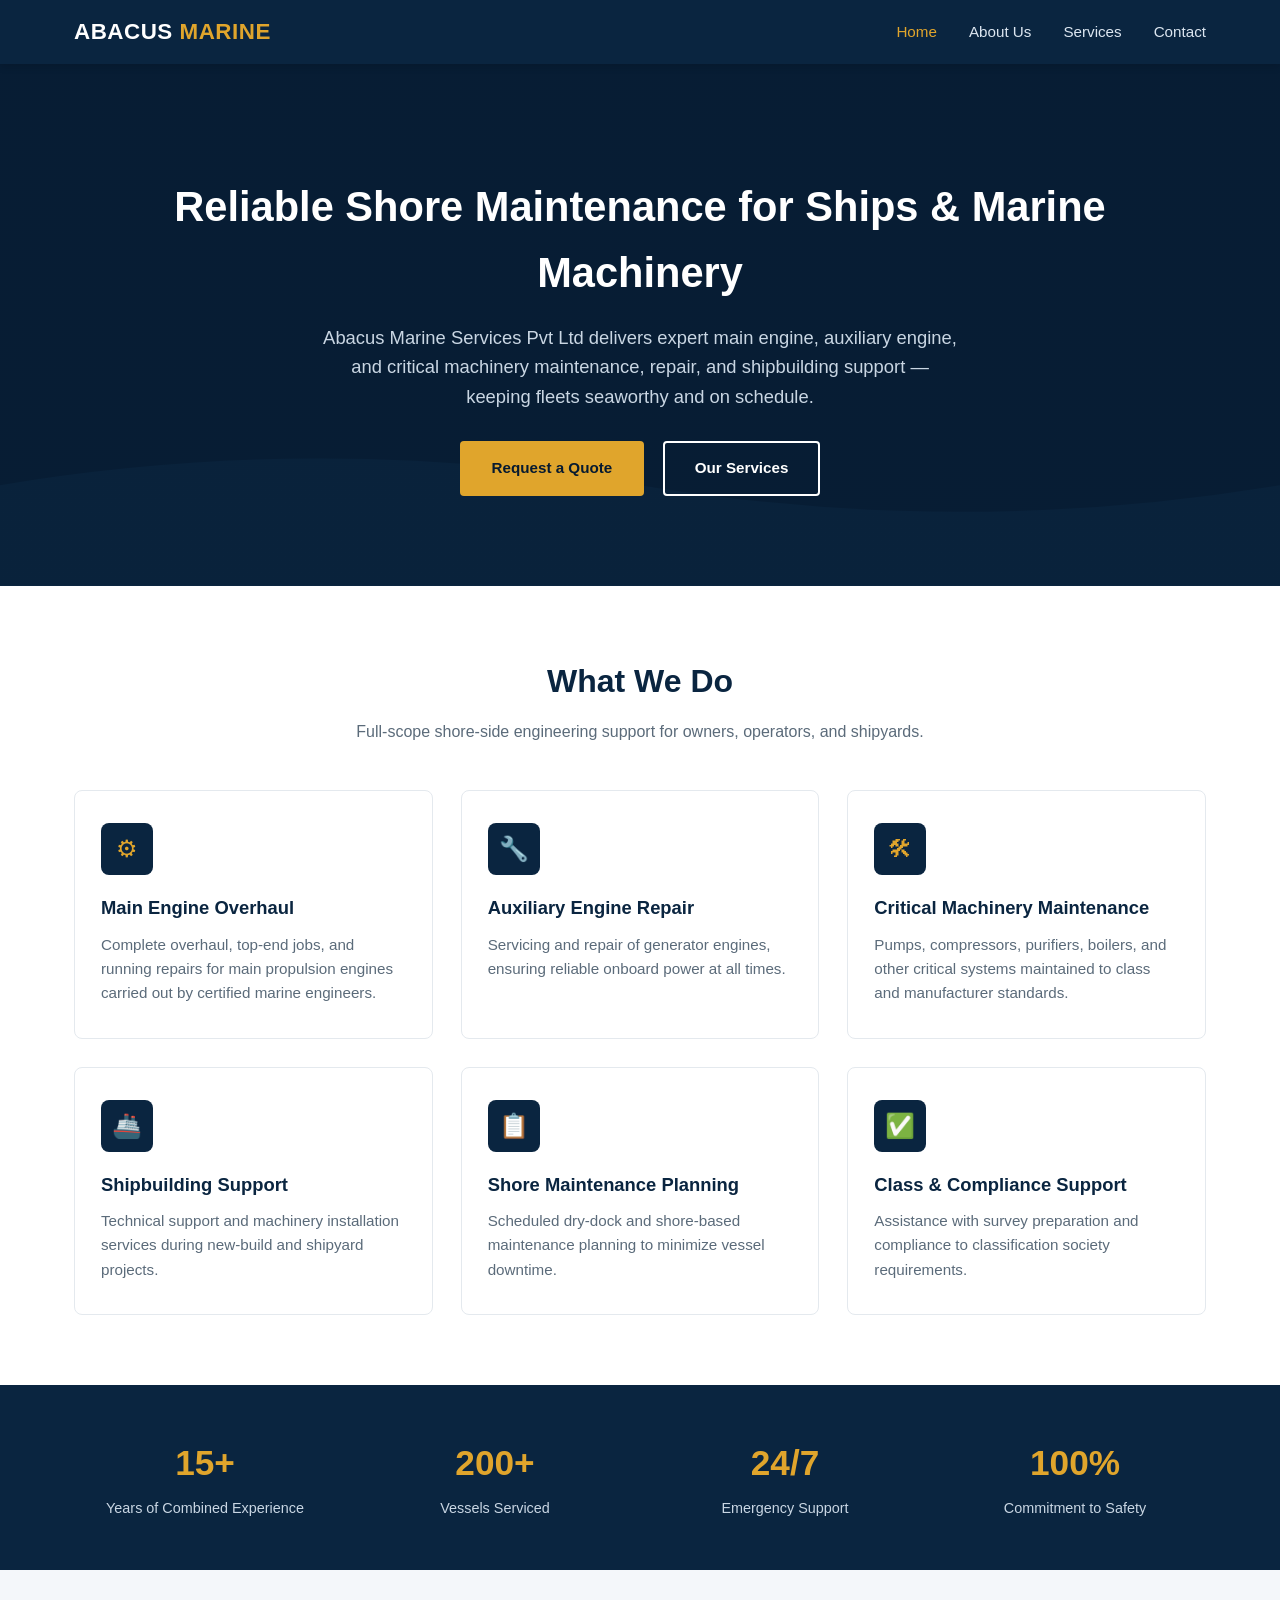
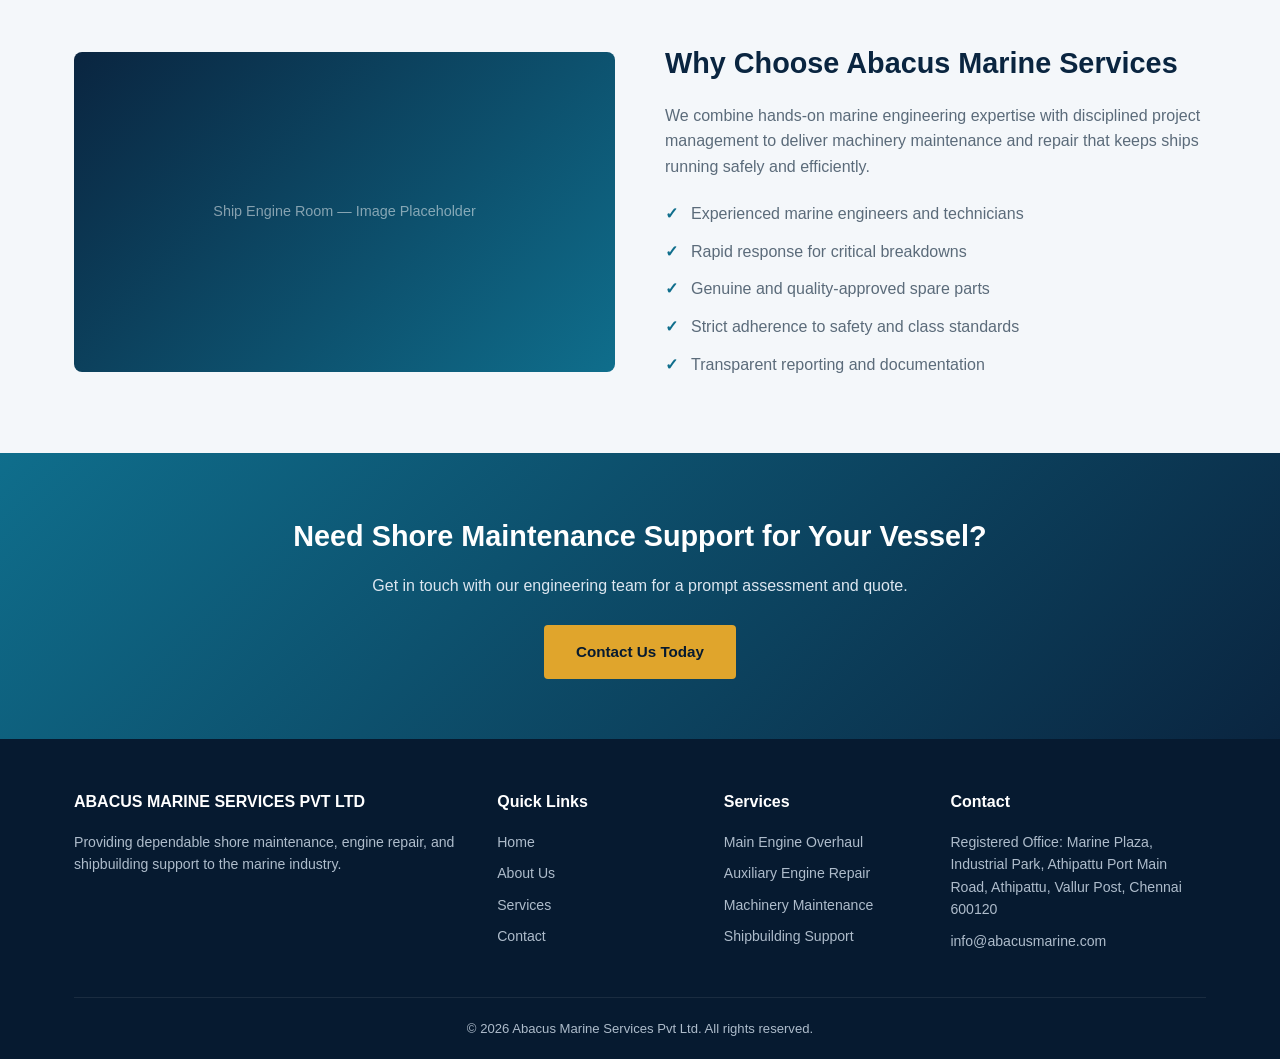
<file: index.html>
<!DOCTYPE html>
<html lang="en">
<head>
<meta charset="UTF-8">
<meta name="viewport" content="width=device-width, initial-scale=1.0">
<title>Abacus Marine Services Pvt Ltd | Shore Maintenance & Ship Repair</title>
<meta name="description" content="Abacus Marine Services Pvt Ltd provides shore maintenance for ships, main engine and auxiliary engine overhaul, critical machinery repair, and shipbuilding support.">
<link rel="stylesheet" href="css/style.css">
</head>
<body>

<header>
  <div class="navbar">
    <a href="index.html" class="logo">ABACUS <span>MARINE</span></a>
    <nav class="nav-links">
      <a href="index.html" class="active">Home</a>
      <a href="about.html">About Us</a>
      <a href="services.html">Services</a>
      <a href="contact.html">Contact</a>
    </nav>
    <button class="nav-toggle" aria-label="Toggle menu"><span></span><span></span><span></span></button>
  </div>
</header>

<section class="hero">
  <div class="container">
    <h1>Reliable Shore Maintenance for Ships & Marine Machinery</h1>
    <p>Abacus Marine Services Pvt Ltd delivers expert main engine, auxiliary engine, and critical machinery maintenance, repair, and shipbuilding support — keeping fleets seaworthy and on schedule.</p>
    <a href="contact.html" class="btn btn-primary">Request a Quote</a>
    <a href="services.html" class="btn btn-outline">Our Services</a>
  </div>
</section>

<section>
  <div class="container">
    <h2 class="section-title">What We Do</h2>
    <p class="section-sub">Full-scope shore-side engineering support for owners, operators, and shipyards.</p>
    <div class="grid">
      <div class="card">
        <div class="icon">⚙</div>
        <h3>Main Engine Overhaul</h3>
        <p>Complete overhaul, top-end jobs, and running repairs for main propulsion engines carried out by certified marine engineers.</p>
      </div>
      <div class="card">
        <div class="icon">🔧</div>
        <h3>Auxiliary Engine Repair</h3>
        <p>Servicing and repair of generator engines, ensuring reliable onboard power at all times.</p>
      </div>
      <div class="card">
        <div class="icon">🛠</div>
        <h3>Critical Machinery Maintenance</h3>
        <p>Pumps, compressors, purifiers, boilers, and other critical systems maintained to class and manufacturer standards.</p>
      </div>
      <div class="card">
        <div class="icon">🚢</div>
        <h3>Shipbuilding Support</h3>
        <p>Technical support and machinery installation services during new-build and shipyard projects.</p>
      </div>
      <div class="card">
        <div class="icon">📋</div>
        <h3>Shore Maintenance Planning</h3>
        <p>Scheduled dry-dock and shore-based maintenance planning to minimize vessel downtime.</p>
      </div>
      <div class="card">
        <div class="icon">✅</div>
        <h3>Class & Compliance Support</h3>
        <p>Assistance with survey preparation and compliance to classification society requirements.</p>
      </div>
    </div>
  </div>
</section>

<section class="stats">
  <div class="container">
    <div class="grid">
      <div><h2>15+</h2><p>Years of Combined Experience</p></div>
      <div><h2>200+</h2><p>Vessels Serviced</p></div>
      <div><h2>24/7</h2><p>Emergency Support</p></div>
      <div><h2>100%</h2><p>Commitment to Safety</p></div>
    </div>
  </div>
</section>

<section class="bg-light">
  <div class="container about-flex">
    <div class="img-box">Ship Engine Room — Image Placeholder</div>
    <div class="text">
      <h2>Why Choose Abacus Marine Services</h2>
      <p style="color:var(--gray);margin-bottom:16px;">We combine hands-on marine engineering expertise with disciplined project management to deliver machinery maintenance and repair that keeps ships running safely and efficiently.</p>
      <ul>
        <li>Experienced marine engineers and technicians</li>
        <li>Rapid response for critical breakdowns</li>
        <li>Genuine and quality-approved spare parts</li>
        <li>Strict adherence to safety and class standards</li>
        <li>Transparent reporting and documentation</li>
      </ul>
    </div>
  </div>
</section>

<section class="cta-band">
  <div class="container">
    <h2>Need Shore Maintenance Support for Your Vessel?</h2>
    <p>Get in touch with our engineering team for a prompt assessment and quote.</p>
    <a href="contact.html" class="btn btn-primary">Contact Us Today</a>
  </div>
</section>

<footer>
  <div class="container">
    <div class="footer-grid">
      <div>
        <h4>ABACUS MARINE SERVICES PVT LTD</h4>
        <p>Providing dependable shore maintenance, engine repair, and shipbuilding support to the marine industry.</p>
      </div>
      <div>
        <h4>Quick Links</h4>
        <ul>
          <li><a href="index.html">Home</a></li>
          <li><a href="about.html">About Us</a></li>
          <li><a href="services.html">Services</a></li>
          <li><a href="contact.html">Contact</a></li>
        </ul>
      </div>
      <div>
        <h4>Services</h4>
        <ul>
          <li>Main Engine Overhaul</li>
          <li>Auxiliary Engine Repair</li>
          <li>Machinery Maintenance</li>
          <li>Shipbuilding Support</li>
        </ul>
      </div>
      <div>
        <h4>Contact</h4>
        <ul>
          <li>Registered Office: Marine Plaza, Industrial Park, Athipattu Port Main Road, Athipattu, Vallur Post, Chennai 600120</li>
          <li>info@abacusmarine.com</li>
        </ul>
      </div>
    </div>
    <div class="footer-bottom">
      &copy; 2026 Abacus Marine Services Pvt Ltd. All rights reserved.
    </div>
  </div>
</footer>

<script src="js/main.js"></script>
</body>
</html>
</file>
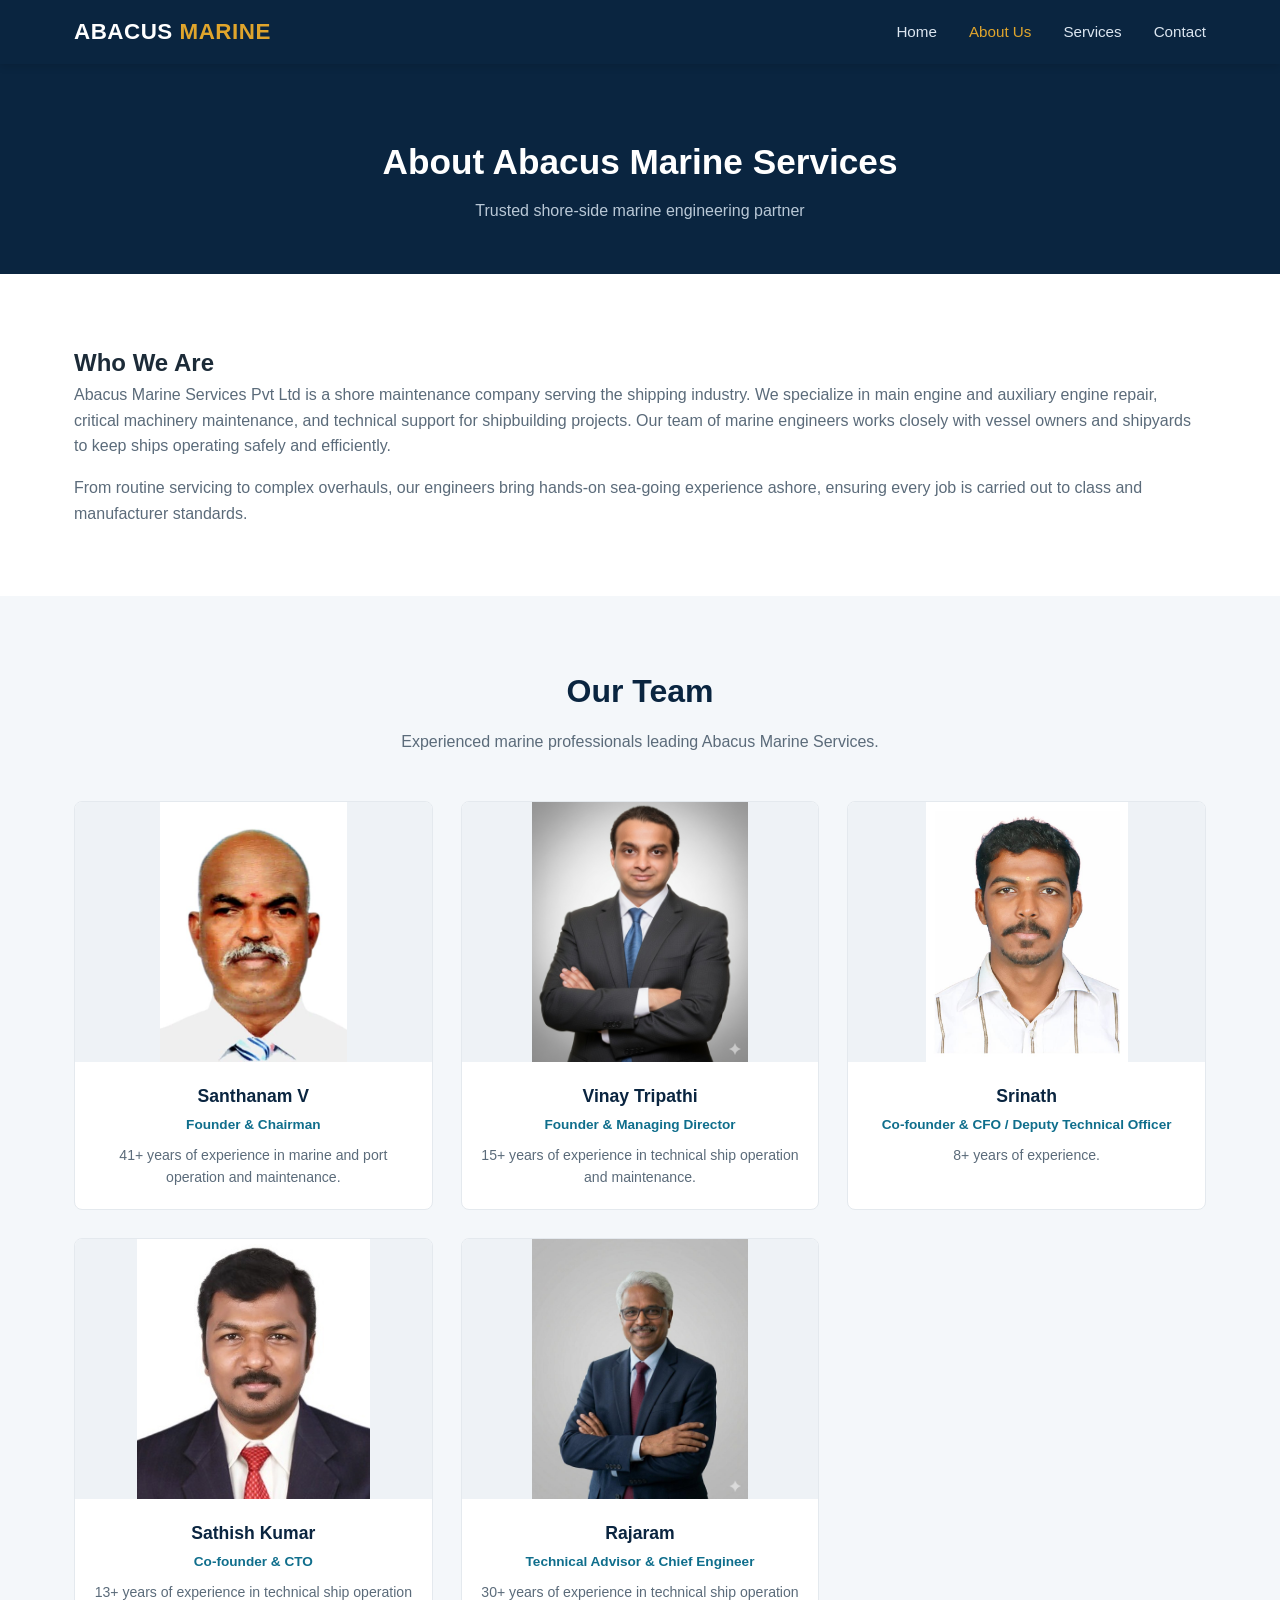
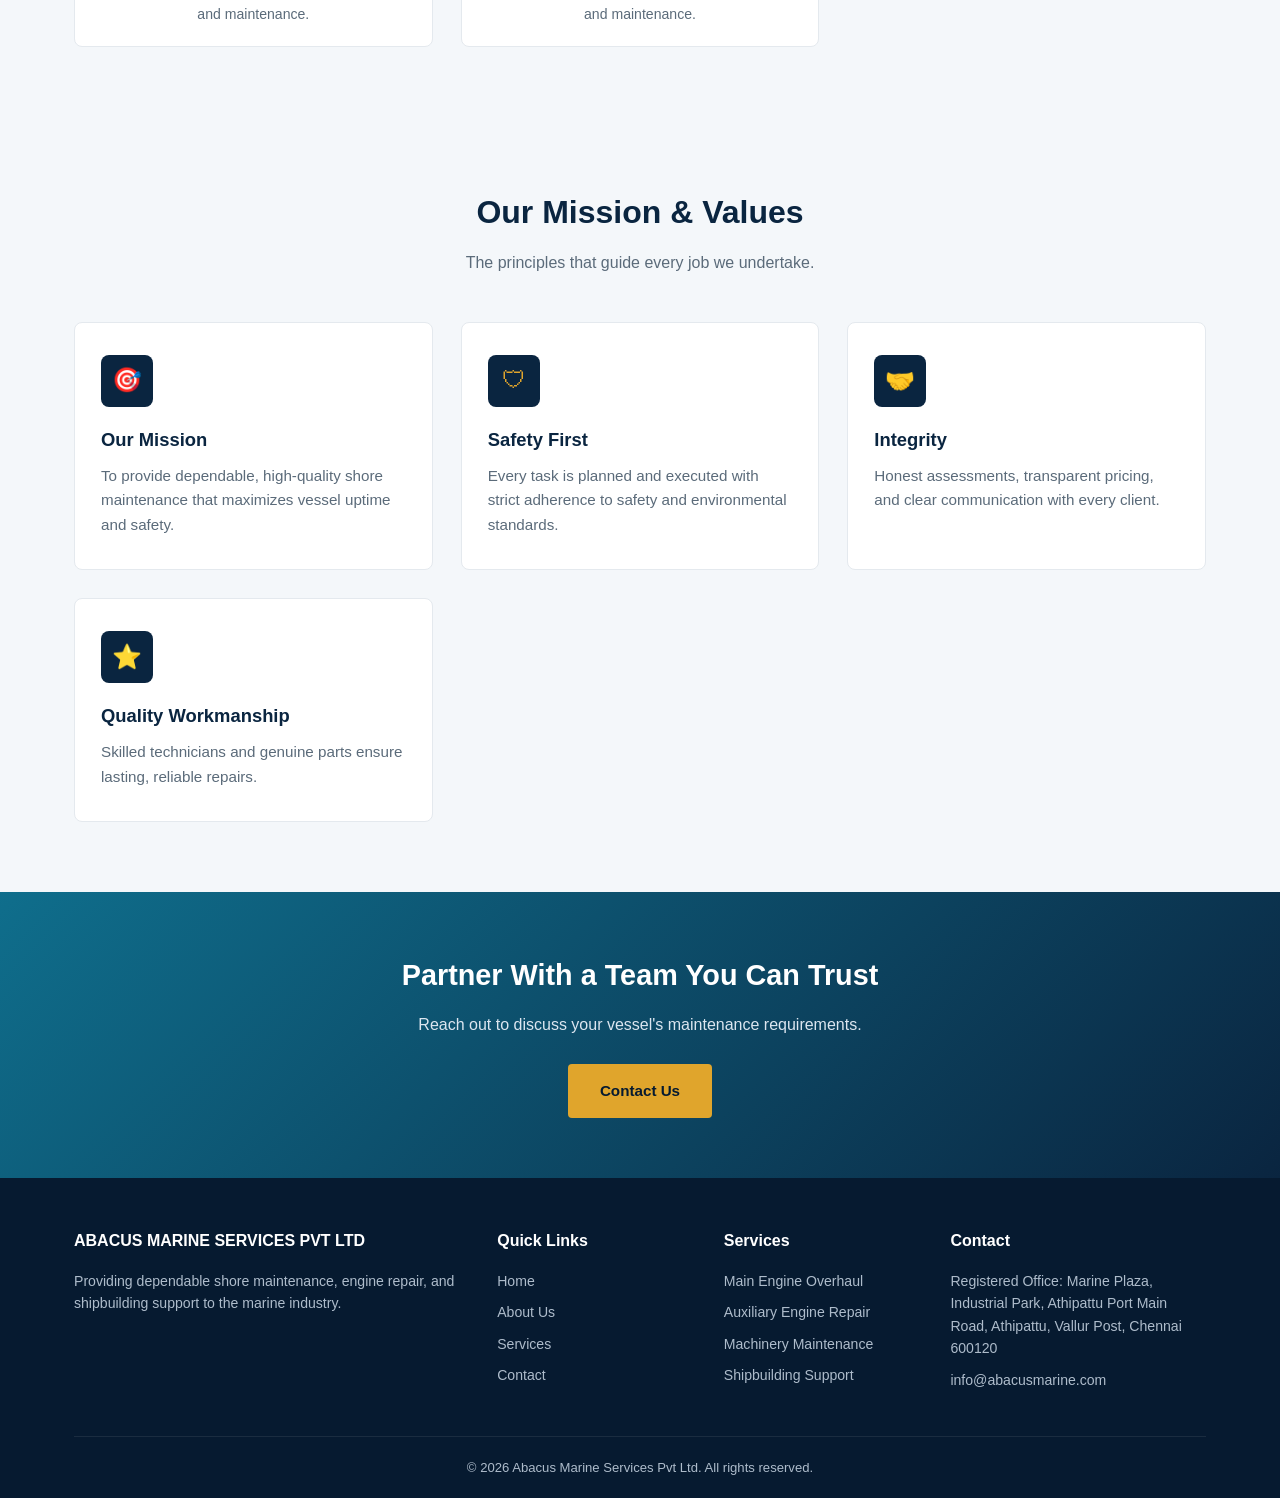
<file: about.html>
<!DOCTYPE html>
<html lang="en">
<head>
<meta charset="UTF-8">
<meta name="viewport" content="width=device-width, initial-scale=1.0">
<title>About Us | Abacus Marine Services Pvt Ltd</title>
<link rel="stylesheet" href="css/style.css">
</head>
<body>

<header>
  <div class="navbar">
    <a href="index.html" class="logo">ABACUS <span>MARINE</span></a>
    <nav class="nav-links">
      <a href="index.html">Home</a>
      <a href="about.html" class="active">About Us</a>
      <a href="services.html">Services</a>
      <a href="contact.html">Contact</a>
    </nav>
    <button class="nav-toggle" aria-label="Toggle menu"><span></span><span></span><span></span></button>
  </div>
</header>

<section class="page-banner">
  <div class="container">
    <h1>About Abacus Marine Services</h1>
    <p>Trusted shore-side marine engineering partner</p>
  </div>
</section>

<section>
  <div class="container">
    <div class="text">
      <h2>Who We Are</h2>
      <p style="color:var(--gray);margin-bottom:16px;">Abacus Marine Services Pvt Ltd is a shore maintenance company serving the shipping industry. We specialize in main engine and auxiliary engine repair, critical machinery maintenance, and technical support for shipbuilding projects. Our team of marine engineers works closely with vessel owners and shipyards to keep ships operating safely and efficiently.</p>
      <p style="color:var(--gray);">From routine servicing to complex overhauls, our engineers bring hands-on sea-going experience ashore, ensuring every job is carried out to class and manufacturer standards.</p>
    </div>
  </div>
</section>

<section class="bg-light">
  <div class="container">
    <h2 class="section-title">Our Team</h2>
    <p class="section-sub">Experienced marine professionals leading Abacus Marine Services.</p>
    <div class="grid">
      <div class="team-card">
        <img src="images/team/santhanam-v.jpeg" alt="Santhanam V">
        <div class="team-info">
          <h3>Santhanam V</h3>
          <p class="role">Founder & Chairman</p>
          <p class="exp">41+ years of experience in marine and port operation and maintenance.</p>
        </div>
      </div>
      <div class="team-card">
        <img src="images/team/vinay-tripathi.jpeg" alt="Vinay Tripathi">
        <div class="team-info">
          <h3>Vinay Tripathi</h3>
          <p class="role">Founder & Managing Director</p>
          <p class="exp">15+ years of experience in technical ship operation and maintenance.</p>
        </div>
      </div>
      <div class="team-card">
        <img src="images/team/srinath.jpeg" alt="Srinath">
        <div class="team-info">
          <h3>Srinath</h3>
          <p class="role">Co-founder & CFO / Deputy Technical Officer</p>
          <p class="exp">8+ years of experience.</p>
        </div>
      </div>
      <div class="team-card">
        <img src="images/team/sathish-kumar.jpeg" alt="Sathish Kumar">
        <div class="team-info">
          <h3>Sathish Kumar</h3>
          <p class="role">Co-founder & CTO</p>
          <p class="exp">13+ years of experience in technical ship operation and maintenance.</p>
        </div>
      </div>
      <div class="team-card">
        <img src="images/team/rajaram.jpeg" alt="Rajaram">
        <div class="team-info">
          <h3>Rajaram</h3>
          <p class="role">Technical Advisor & Chief Engineer</p>
          <p class="exp">30+ years of experience in technical ship operation and maintenance.</p>
        </div>
      </div>
    </div>
  </div>
</section>

<section class="bg-light">
  <div class="container">
    <h2 class="section-title">Our Mission & Values</h2>
    <p class="section-sub">The principles that guide every job we undertake.</p>
    <div class="grid">
      <div class="card">
        <div class="icon">🎯</div>
        <h3>Our Mission</h3>
        <p>To provide dependable, high-quality shore maintenance that maximizes vessel uptime and safety.</p>
      </div>
      <div class="card">
        <div class="icon">🛡</div>
        <h3>Safety First</h3>
        <p>Every task is planned and executed with strict adherence to safety and environmental standards.</p>
      </div>
      <div class="card">
        <div class="icon">🤝</div>
        <h3>Integrity</h3>
        <p>Honest assessments, transparent pricing, and clear communication with every client.</p>
      </div>
      <div class="card">
        <div class="icon">⭐</div>
        <h3>Quality Workmanship</h3>
        <p>Skilled technicians and genuine parts ensure lasting, reliable repairs.</p>
      </div>
    </div>
  </div>
</section>

<section class="cta-band">
  <div class="container">
    <h2>Partner With a Team You Can Trust</h2>
    <p>Reach out to discuss your vessel's maintenance requirements.</p>
    <a href="contact.html" class="btn btn-primary">Contact Us</a>
  </div>
</section>

<footer>
  <div class="container">
    <div class="footer-grid">
      <div>
        <h4>ABACUS MARINE SERVICES PVT LTD</h4>
        <p>Providing dependable shore maintenance, engine repair, and shipbuilding support to the marine industry.</p>
      </div>
      <div>
        <h4>Quick Links</h4>
        <ul>
          <li><a href="index.html">Home</a></li>
          <li><a href="about.html">About Us</a></li>
          <li><a href="services.html">Services</a></li>
          <li><a href="contact.html">Contact</a></li>
        </ul>
      </div>
      <div>
        <h4>Services</h4>
        <ul>
          <li>Main Engine Overhaul</li>
          <li>Auxiliary Engine Repair</li>
          <li>Machinery Maintenance</li>
          <li>Shipbuilding Support</li>
        </ul>
      </div>
      <div>
        <h4>Contact</h4>
        <ul>
          <li>Registered Office: Marine Plaza, Industrial Park, Athipattu Port Main Road, Athipattu, Vallur Post, Chennai 600120</li>
          <li>info@abacusmarine.com</li>
        </ul>
      </div>
    </div>
    <div class="footer-bottom">
      &copy; 2026 Abacus Marine Services Pvt Ltd. All rights reserved.
    </div>
  </div>
</footer>

<script src="js/main.js"></script>
</body>
</html>
</file>
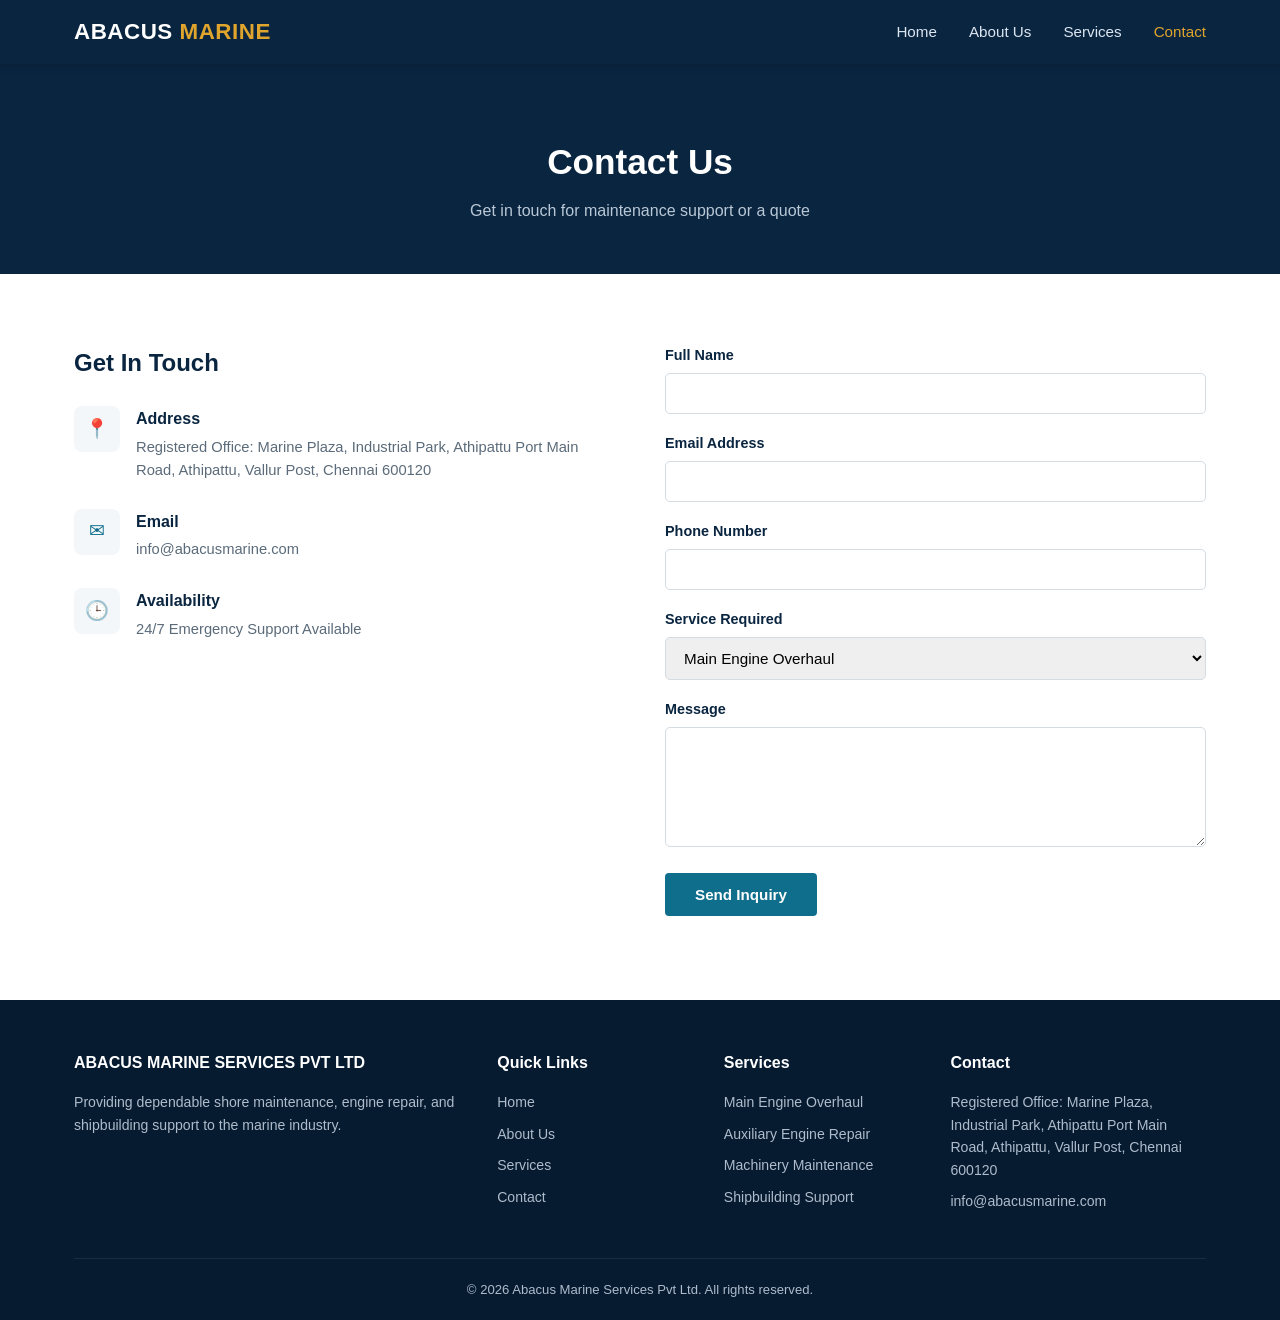
<file: contact.html>
<!DOCTYPE html>
<html lang="en">
<head>
<meta charset="UTF-8">
<meta name="viewport" content="width=device-width, initial-scale=1.0">
<title>Contact Us | Abacus Marine Services Pvt Ltd</title>
<link rel="stylesheet" href="css/style.css">
</head>
<body>

<header>
  <div class="navbar">
    <a href="index.html" class="logo">ABACUS <span>MARINE</span></a>
    <nav class="nav-links">
      <a href="index.html">Home</a>
      <a href="about.html">About Us</a>
      <a href="services.html">Services</a>
      <a href="contact.html" class="active">Contact</a>
    </nav>
    <button class="nav-toggle" aria-label="Toggle menu"><span></span><span></span><span></span></button>
  </div>
</header>

<section class="page-banner">
  <div class="container">
    <h1>Contact Us</h1>
    <p>Get in touch for maintenance support or a quote</p>
  </div>
</section>

<section>
  <div class="container contact-wrap">
    <div>
      <h2 style="color:var(--navy);margin-bottom:24px;">Get In Touch</h2>

      <div class="info-item">
        <div class="icon">📍</div>
        <div>
          <h4>Address</h4>
          <p>Registered Office: Marine Plaza, Industrial Park, Athipattu Port Main Road, Athipattu, Vallur Post, Chennai 600120</p>
        </div>
      </div>
      <div class="info-item">
        <div class="icon">✉</div>
        <div>
          <h4>Email</h4>
          <p>info@abacusmarine.com</p>
        </div>
      </div>
      <div class="info-item">
        <div class="icon">🕒</div>
        <div>
          <h4>Availability</h4>
          <p>24/7 Emergency Support Available</p>
        </div>
      </div>
    </div>

    <div>
      <form id="contact-form">
        <div class="form-group">
          <label for="name">Full Name</label>
          <input type="text" id="name" required>
        </div>
        <div class="form-group">
          <label for="email">Email Address</label>
          <input type="email" id="email" required>
        </div>
        <div class="form-group">
          <label for="phone">Phone Number</label>
          <input type="tel" id="phone">
        </div>
        <div class="form-group">
          <label for="service">Service Required</label>
          <select id="service">
            <option>Main Engine Overhaul</option>
            <option>Auxiliary Engine Repair</option>
            <option>Critical Machinery Maintenance</option>
            <option>Shipbuilding Support</option>
            <option>Other</option>
          </select>
        </div>
        <div class="form-group">
          <label for="message">Message</label>
          <textarea id="message" required></textarea>
        </div>
        <button type="submit" class="btn btn-primary" style="background:var(--teal);color:#fff;border:none;cursor:pointer;">Send Inquiry</button>
        <p id="form-note" style="margin-top:14px;font-size:.9rem;"></p>
      </form>
    </div>
  </div>
</section>

<footer>
  <div class="container">
    <div class="footer-grid">
      <div>
        <h4>ABACUS MARINE SERVICES PVT LTD</h4>
        <p>Providing dependable shore maintenance, engine repair, and shipbuilding support to the marine industry.</p>
      </div>
      <div>
        <h4>Quick Links</h4>
        <ul>
          <li><a href="index.html">Home</a></li>
          <li><a href="about.html">About Us</a></li>
          <li><a href="services.html">Services</a></li>
          <li><a href="contact.html">Contact</a></li>
        </ul>
      </div>
      <div>
        <h4>Services</h4>
        <ul>
          <li>Main Engine Overhaul</li>
          <li>Auxiliary Engine Repair</li>
          <li>Machinery Maintenance</li>
          <li>Shipbuilding Support</li>
        </ul>
      </div>
      <div>
        <h4>Contact</h4>
        <ul>
          <li>Registered Office: Marine Plaza, Industrial Park, Athipattu Port Main Road, Athipattu, Vallur Post, Chennai 600120</li>
          <li>info@abacusmarine.com</li>
        </ul>
      </div>
    </div>
    <div class="footer-bottom">
      &copy; 2026 Abacus Marine Services Pvt Ltd. All rights reserved.
    </div>
  </div>
</footer>

<script src="js/main.js"></script>
</body>
</html>
</file>
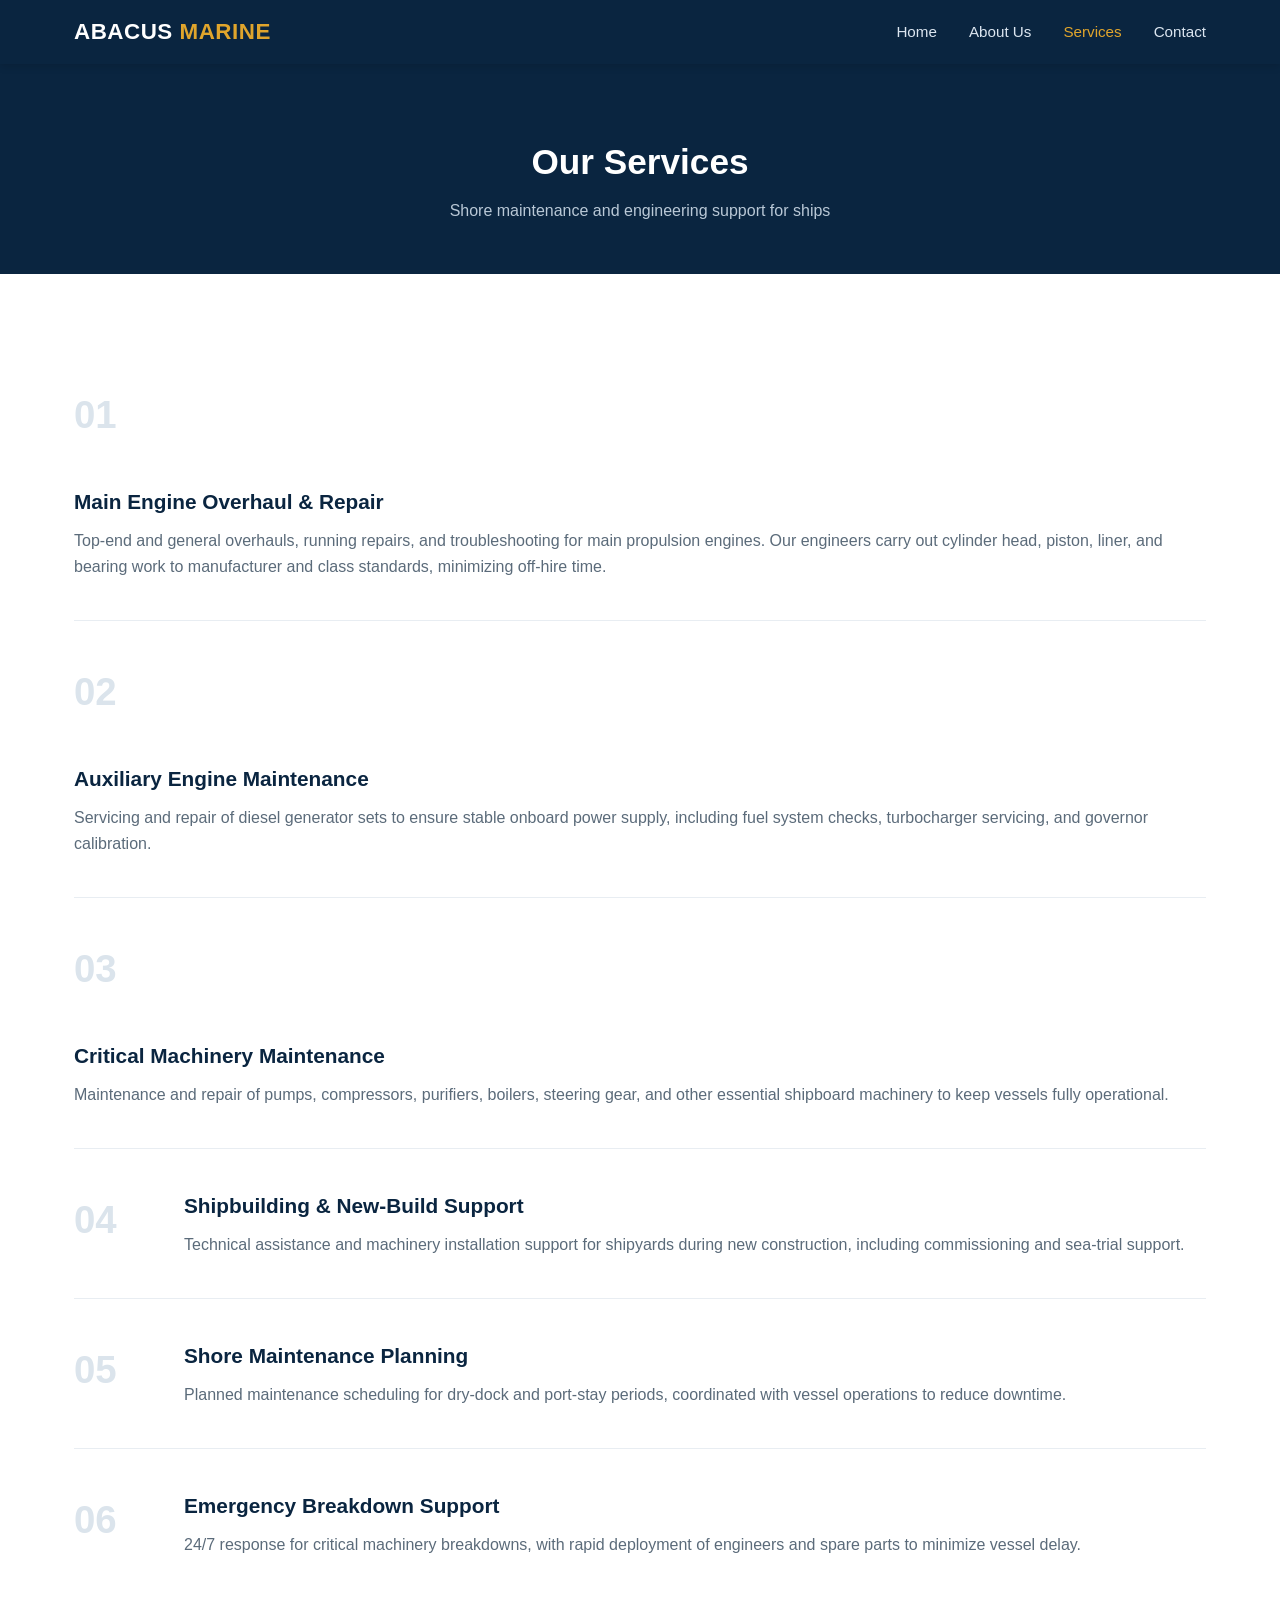
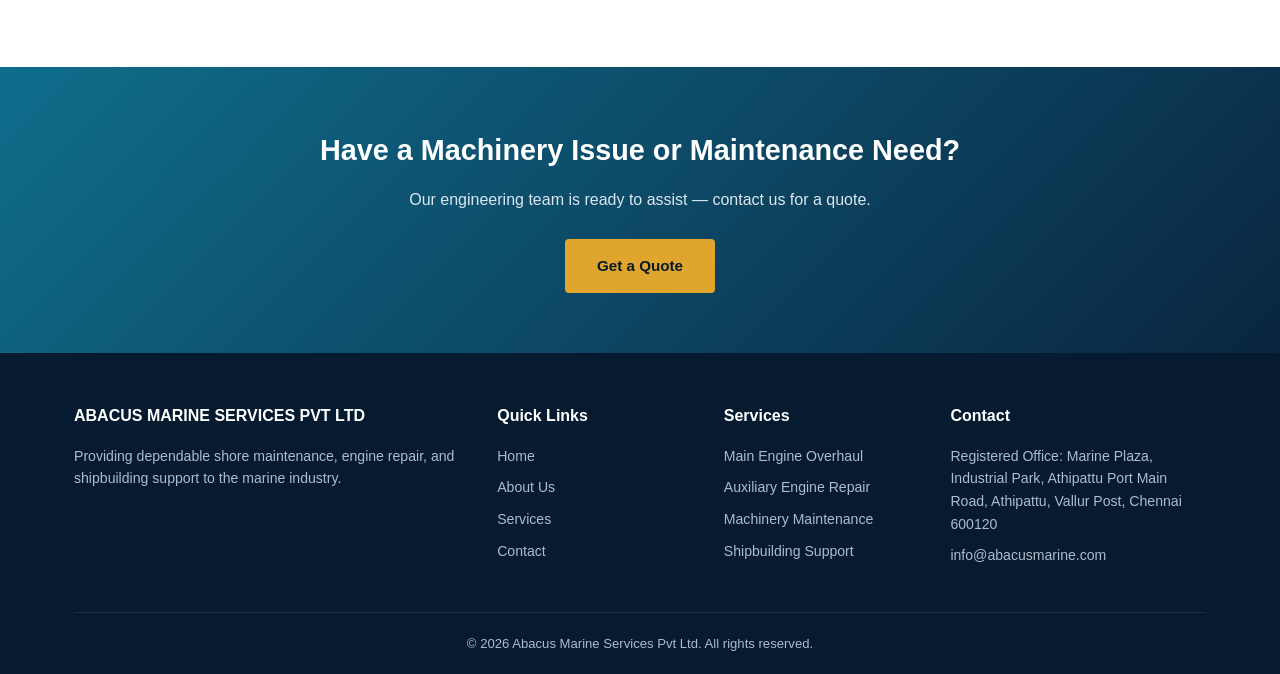
<file: services.html>
<!DOCTYPE html>
<html lang="en">
<head>
<meta charset="UTF-8">
<meta name="viewport" content="width=device-width, initial-scale=1.0">
<title>Services | Abacus Marine Services Pvt Ltd</title>
<link rel="stylesheet" href="css/style.css">
</head>
<body>

<header>
  <div class="navbar">
    <a href="index.html" class="logo">ABACUS <span>MARINE</span></a>
    <nav class="nav-links">
      <a href="index.html">Home</a>
      <a href="about.html">About Us</a>
      <a href="services.html" class="active">Services</a>
      <a href="contact.html">Contact</a>
    </nav>
    <button class="nav-toggle" aria-label="Toggle menu"><span></span><span></span><span></span></button>
  </div>
</header>

<section class="page-banner">
  <div class="container">
    <h1>Our Services</h1>
    <p>Shore maintenance and engineering support for ships</p>
  </div>
</section>

<section>
  <div class="container">
    <div class="service-detail">
      <div class="num">01</div>
      <div>
        <h3>Main Engine Overhaul & Repair</h3>
        <p>Top-end and general overhauls, running repairs, and troubleshooting for main propulsion engines. Our engineers carry out cylinder head, piston, liner, and bearing work to manufacturer and class standards, minimizing off-hire time.</p>
      </div>
    </div>
    <div class="service-detail">
      <div class="num">02</div>
      <div>
        <h3>Auxiliary Engine Maintenance</h3>
        <p>Servicing and repair of diesel generator sets to ensure stable onboard power supply, including fuel system checks, turbocharger servicing, and governor calibration.</p>
      </div>
    </div>
    <div class="service-detail">
      <div class="num">03</div>
      <div>
        <h3>Critical Machinery Maintenance</h3>
        <p>Maintenance and repair of pumps, compressors, purifiers, boilers, steering gear, and other essential shipboard machinery to keep vessels fully operational.</p>
      </div>
    </div>
    <div class="service-detail">
      <div class="num">04</div>
      <div>
        <h3>Shipbuilding & New-Build Support</h3>
        <p>Technical assistance and machinery installation support for shipyards during new construction, including commissioning and sea-trial support.</p>
      </div>
    </div>
    <div class="service-detail">
      <div class="num">05</div>
      <div>
        <h3>Shore Maintenance Planning</h3>
        <p>Planned maintenance scheduling for dry-dock and port-stay periods, coordinated with vessel operations to reduce downtime.</p>
      </div>
    </div>
    <div class="service-detail">
      <div class="num">06</div>
      <div>
        <h3>Emergency Breakdown Support</h3>
        <p>24/7 response for critical machinery breakdowns, with rapid deployment of engineers and spare parts to minimize vessel delay.</p>
      </div>
    </div>
  </div>
</section>

<section class="cta-band">
  <div class="container">
    <h2>Have a Machinery Issue or Maintenance Need?</h2>
    <p>Our engineering team is ready to assist — contact us for a quote.</p>
    <a href="contact.html" class="btn btn-primary">Get a Quote</a>
  </div>
</section>

<footer>
  <div class="container">
    <div class="footer-grid">
      <div>
        <h4>ABACUS MARINE SERVICES PVT LTD</h4>
        <p>Providing dependable shore maintenance, engine repair, and shipbuilding support to the marine industry.</p>
      </div>
      <div>
        <h4>Quick Links</h4>
        <ul>
          <li><a href="index.html">Home</a></li>
          <li><a href="about.html">About Us</a></li>
          <li><a href="services.html">Services</a></li>
          <li><a href="contact.html">Contact</a></li>
        </ul>
      </div>
      <div>
        <h4>Services</h4>
        <ul>
          <li>Main Engine Overhaul</li>
          <li>Auxiliary Engine Repair</li>
          <li>Machinery Maintenance</li>
          <li>Shipbuilding Support</li>
        </ul>
      </div>
      <div>
        <h4>Contact</h4>
        <ul>
          <li>Registered Office: Marine Plaza, Industrial Park, Athipattu Port Main Road, Athipattu, Vallur Post, Chennai 600120</li>
          <li>info@abacusmarine.com</li>
        </ul>
      </div>
    </div>
    <div class="footer-bottom">
      &copy; 2026 Abacus Marine Services Pvt Ltd. All rights reserved.
    </div>
  </div>
</footer>

<script src="js/main.js"></script>
</body>
</html>
</file>
<file: css/style.css>
:root{
  --navy:#0a2540;
  --navy-dark:#061a30;
  --teal:#0f6e8c;
  --accent:#e0a52c;
  --light:#f4f7fa;
  --gray:#5b6b7a;
  --white:#ffffff;
}

*{margin:0;padding:0;box-sizing:border-box;}

body{
  font-family:'Segoe UI',Arial,sans-serif;
  color:#1c2b38;
  line-height:1.6;
  background:var(--white);
}

a{text-decoration:none;color:inherit;}
ul{list-style:none;}
img{max-width:100%;display:block;}

.container{
  max-width:1180px;
  margin:0 auto;
  padding:0 24px;
}

/* Header */
header{
  background:var(--navy);
  position:sticky;
  top:0;
  z-index:100;
  box-shadow:0 2px 8px rgba(0,0,0,.15);
}

.navbar{
  display:flex;
  align-items:center;
  justify-content:space-between;
  padding:14px 24px;
  max-width:1180px;
  margin:0 auto;
}

.logo{
  color:var(--white);
  font-size:1.4rem;
  font-weight:700;
  letter-spacing:.5px;
}
.logo span{color:var(--accent);}

.nav-links{
  display:flex;
  gap:32px;
}
.nav-links a{
  color:#dce6f0;
  font-weight:500;
  font-size:.95rem;
  transition:color .2s;
}
.nav-links a:hover, .nav-links a.active{color:var(--accent);}

.nav-toggle{
  display:none;
  flex-direction:column;
  gap:5px;
  cursor:pointer;
  background:none;
  border:none;
}
.nav-toggle span{
  width:26px;height:3px;background:var(--white);border-radius:2px;
}

/* Hero */
.hero{
  background:linear-gradient(rgba(6,26,48,.75),rgba(6,26,48,.75)),url('data:image/svg+xml;utf8,<svg xmlns="http://www.w3.org/2000/svg" width="1200" height="700"><rect width="1200" height="700" fill="%230a2540"/><path d="M0 500 Q300 450 600 500 T1200 500 V700 H0 Z" fill="%23133a5c"/></svg>');
  background-size:cover;
  background-position:center;
  color:var(--white);
  padding:110px 0 90px;
  text-align:center;
}
.hero h1{
  font-size:2.6rem;
  margin-bottom:16px;
  font-weight:700;
}
.hero p{
  font-size:1.15rem;
  color:#c9d6e3;
  max-width:640px;
  margin:0 auto 30px;
}

.btn{
  display:inline-block;
  padding:13px 30px;
  border-radius:4px;
  font-weight:600;
  font-size:.95rem;
  transition:all .2s;
  border:2px solid transparent;
}
.btn-primary{
  background:var(--accent);
  color:var(--navy-dark);
}
.btn-primary:hover{background:#c78f22;}
.btn-outline{
  border-color:var(--white);
  color:var(--white);
  margin-left:14px;
}
.btn-outline:hover{background:var(--white);color:var(--navy);}

/* Section generic */
section{padding:70px 0;}
.section-title{
  text-align:center;
  margin-bottom:12px;
  font-size:2rem;
  color:var(--navy);
}
.section-sub{
  text-align:center;
  color:var(--gray);
  max-width:600px;
  margin:0 auto 46px;
}

.bg-light{background:var(--light);}

/* Cards grid */
.grid{
  display:grid;
  grid-template-columns:repeat(auto-fit,minmax(270px,1fr));
  gap:28px;
}

.card{
  background:var(--white);
  border:1px solid #e4e9ee;
  border-radius:8px;
  padding:32px 26px;
  transition:transform .2s, box-shadow .2s;
}
.card:hover{
  transform:translateY(-5px);
  box-shadow:0 12px 24px rgba(10,37,64,.08);
}
.card .icon{
  width:52px;height:52px;
  background:var(--navy);
  color:var(--accent);
  border-radius:8px;
  display:flex;align-items:center;justify-content:center;
  font-size:1.5rem;
  margin-bottom:18px;
}
.card h3{color:var(--navy);margin-bottom:10px;font-size:1.15rem;}
.card p{color:var(--gray);font-size:.95rem;}

/* Stats */
.stats{
  background:var(--navy);
  color:var(--white);
  padding:50px 0;
}
.stats .grid{
  grid-template-columns:repeat(auto-fit,minmax(180px,1fr));
  text-align:center;
}
.stats h2{color:var(--accent);font-size:2.2rem;}
.stats p{color:#c9d6e3;font-size:.9rem;margin-top:6px;}

/* About */
.about-flex{
  display:flex;
  gap:50px;
  align-items:center;
  flex-wrap:wrap;
}
.about-flex .text{flex:1;min-width:280px;}
.about-flex .img-box{
  flex:1;min-width:280px;
  background:linear-gradient(135deg,var(--navy),var(--teal));
  border-radius:8px;
  height:320px;
  display:flex;align-items:center;justify-content:center;
  color:rgba(255,255,255,.5);
  font-size:.9rem;
}
.about-flex h2{color:var(--navy);margin-bottom:16px;font-size:1.8rem;}

/* Team */
.team-card{
  background:var(--white);
  border:1px solid #e4e9ee;
  border-radius:8px;
  overflow:hidden;
  text-align:center;
  transition:transform .2s, box-shadow .2s;
}
.team-card:hover{
  transform:translateY(-5px);
  box-shadow:0 12px 24px rgba(10,37,64,.08);
}
.team-card img{
  width:100%;
  height:260px;
  object-fit:contain;
  object-position:center;
  background:#eef2f6;
  display:block;
}
.team-card .team-info{padding:20px 18px;}
.team-card h3{color:var(--navy);margin-bottom:4px;font-size:1.1rem;}
.team-card .role{color:var(--teal);font-weight:600;font-size:.85rem;margin-bottom:8px;}
.team-card .exp{color:var(--gray);font-size:.88rem;}
.about-flex ul li{
  padding:6px 0 6px 26px;
  position:relative;
  color:var(--gray);
}
.about-flex ul li::before{
  content:"\2713";
  position:absolute;left:0;color:var(--teal);font-weight:700;
}

/* CTA band */
.cta-band{
  background:linear-gradient(135deg,var(--teal),var(--navy));
  color:var(--white);
  text-align:center;
  padding:60px 0;
}
.cta-band h2{margin-bottom:14px;font-size:1.8rem;}
.cta-band p{color:#dce6f0;margin-bottom:26px;}

/* Contact page */
.contact-wrap{
  display:grid;
  grid-template-columns:1fr 1fr;
  gap:50px;
}
@media(max-width:800px){.contact-wrap{grid-template-columns:1fr;}}

.form-group{margin-bottom:18px;}
.form-group label{
  display:block;font-weight:600;margin-bottom:6px;color:var(--navy);font-size:.9rem;
}
.form-group input, .form-group textarea, .form-group select{
  width:100%;padding:11px 14px;border:1px solid #d3dbe3;border-radius:5px;font-size:.95rem;font-family:inherit;
}
.form-group textarea{resize:vertical;min-height:120px;}

.info-item{
  display:flex;gap:16px;margin-bottom:26px;
}
.info-item .icon{
  width:46px;height:46px;flex-shrink:0;
  background:var(--light);
  color:var(--teal);
  border-radius:8px;
  display:flex;align-items:center;justify-content:center;
  font-size:1.2rem;
}
.info-item h4{color:var(--navy);margin-bottom:4px;}
.info-item p{color:var(--gray);font-size:.92rem;}

/* Services page detail */
.service-detail{
  display:flex;gap:40px;align-items:flex-start;flex-wrap:wrap;
  padding:40px 0;
  border-bottom:1px solid #e8edf2;
}
.service-detail:last-child{border-bottom:none;}
.service-detail .num{
  font-size:2.4rem;font-weight:800;color:#dbe4ec;flex-shrink:0;width:70px;
}
.service-detail h3{color:var(--navy);margin-bottom:10px;font-size:1.3rem;}
.service-detail p{color:var(--gray);}

/* Page header banner */
.page-banner{
  background:var(--navy);
  color:var(--white);
  text-align:center;
  padding:70px 0 50px;
}
.page-banner h1{font-size:2.2rem;margin-bottom:8px;}
.page-banner p{color:#b9c8d6;}

/* Footer */
footer{
  background:var(--navy-dark);
  color:#aebccb;
  padding:50px 0 20px;
}
.footer-grid{
  display:grid;
  grid-template-columns:2fr 1fr 1fr 1.3fr;
  gap:30px;
  margin-bottom:36px;
}
@media(max-width:700px){.footer-grid{grid-template-columns:1fr 1fr;}}
.footer-grid h4{color:var(--white);margin-bottom:16px;font-size:1rem;}
.footer-grid p{font-size:.88rem;}
.footer-grid li{margin-bottom:9px;font-size:.88rem;}
.footer-grid a:hover{color:var(--accent);}
.footer-bottom{
  border-top:1px solid rgba(255,255,255,.08);
  padding-top:20px;
  text-align:center;
  font-size:.82rem;
}

/* Responsive nav */
@media(max-width:820px){
  .nav-links{
    position:absolute;
    top:100%;left:0;right:0;
    background:var(--navy);
    flex-direction:column;
    padding:10px 24px 20px;
    display:none;
    gap:6px;
  }
  .nav-links.open{display:flex;}
  .nav-toggle{display:flex;}
  .hero h1{font-size:2rem;}
}
</file>
